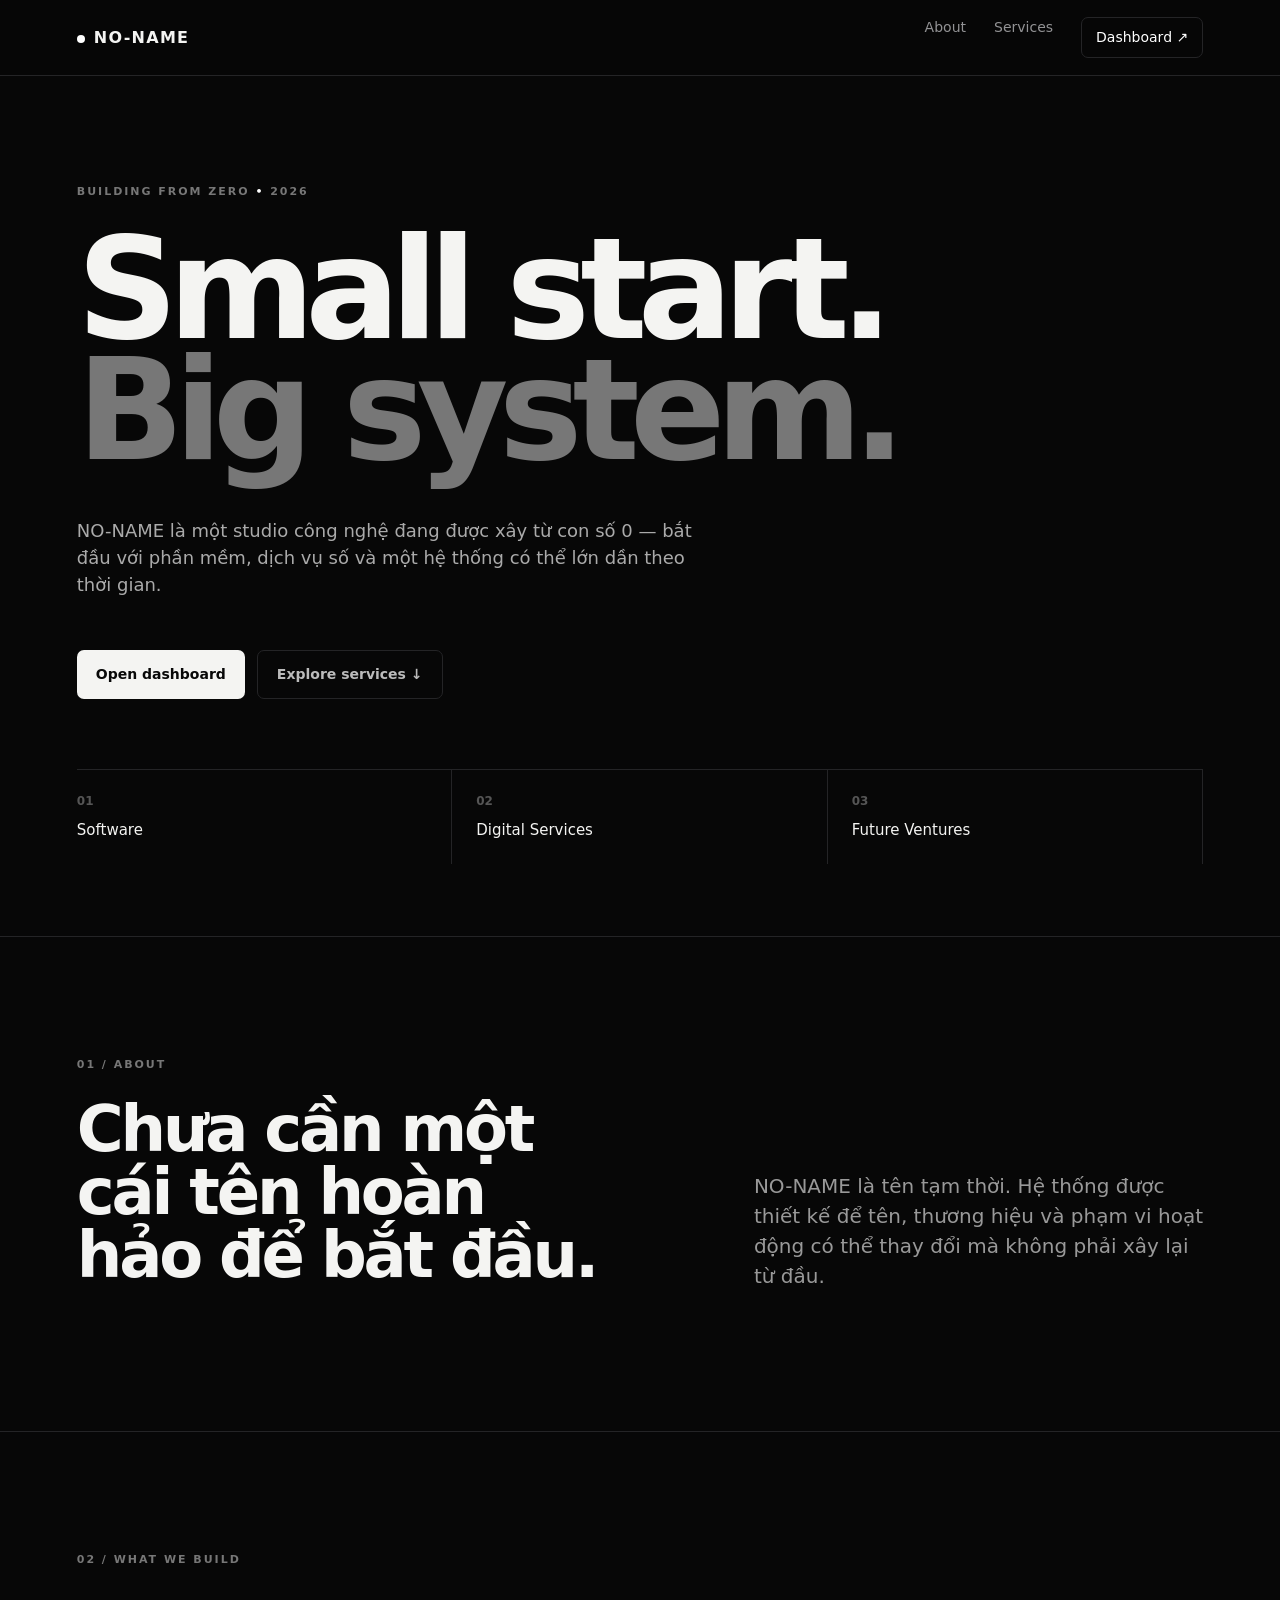
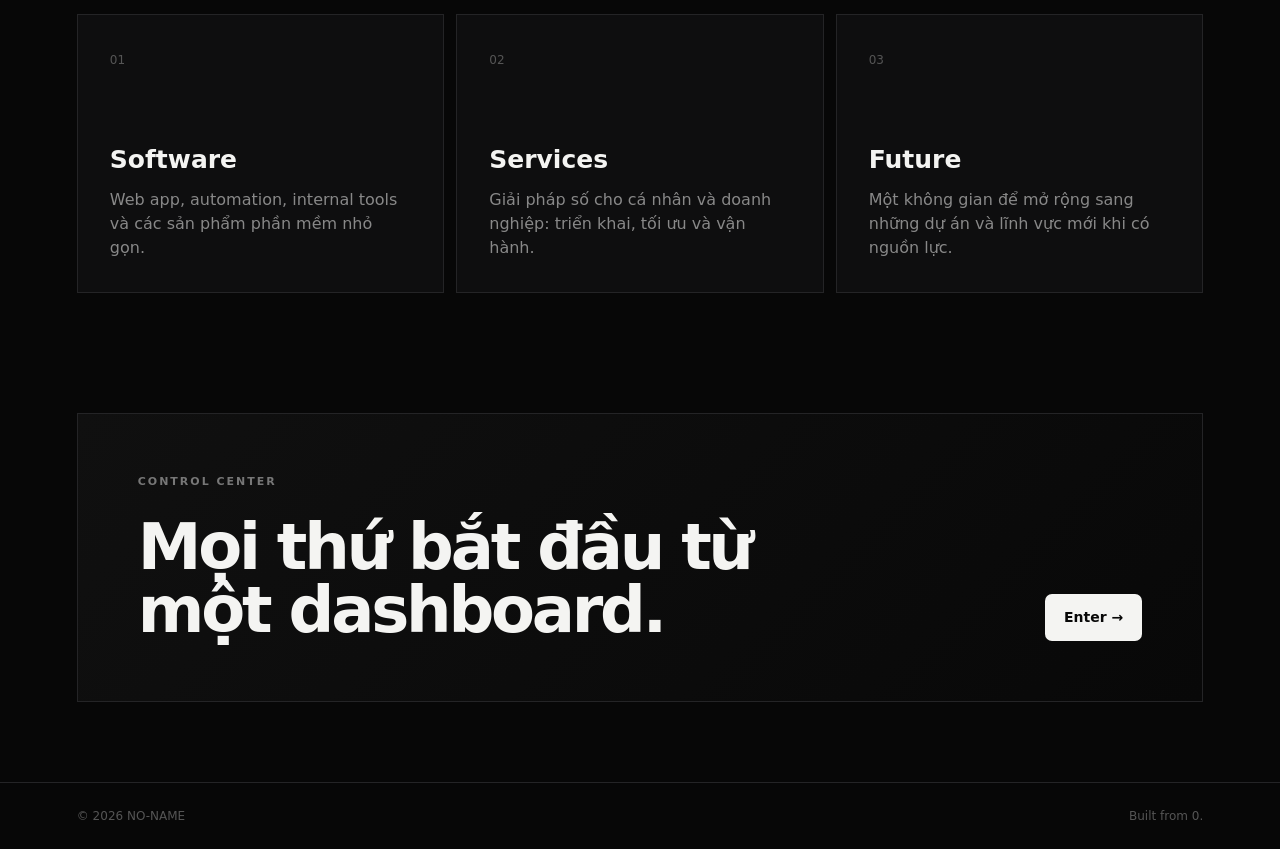
<file: index.html>
<!doctype html><html lang="vi"><head><meta charset="UTF-8"><meta name="viewport" content="width=device-width,initial-scale=1"><title>NO-NAME — Digital Systems</title><meta name="description" content="NO-NAME — nền tảng thử nghiệm cho CNTT, dịch vụ và những thứ lớn hơn về sau."><link rel="stylesheet" href="styles.css"></head><body><nav class="nav"><a class="brand" href="index.html"><span class="dot"></span>NO-NAME</a><div class="navlinks"><a href="#about">About</a><a href="#services">Services</a><a href="dashboard-v2.html" class="navdash">Dashboard ↗</a></div></nav><main><section class="hero"><div class="eyebrow">BUILDING FROM ZERO <span>•</span> 2026</div><h1>Small start.<br><em>Big system.</em></h1><p class="lead">NO-NAME là một studio công nghệ đang được xây từ con số 0 — bắt đầu với phần mềm, dịch vụ số và một hệ thống có thể lớn dần theo thời gian.</p><div class="actions"><a class="btn primary" href="dashboard-v2.html">Open dashboard</a><a class="btn ghost" href="#services">Explore services ↓</a></div><div class="hero-grid"><div><strong>01</strong><span>Software</span></div><div><strong>02</strong><span>Digital Services</span></div><div><strong>03</strong><span>Future Ventures</span></div></div></section><section id="about" class="section split"><div><div class="eyebrow">01 / ABOUT</div><h2>Chưa cần một cái tên hoàn hảo để bắt đầu.</h2></div><p>NO-NAME là tên tạm thời. Hệ thống được thiết kế để tên, thương hiệu và phạm vi hoạt động có thể thay đổi mà không phải xây lại từ đầu.</p></section><section id="services" class="section"><div class="eyebrow">02 / WHAT WE BUILD</div><div class="cards"><article><span>01</span><h3>Software</h3><p>Web app, automation, internal tools và các sản phẩm phần mềm nhỏ gọn.</p></article><article><span>02</span><h3>Services</h3><p>Giải pháp số cho cá nhân và doanh nghiệp: triển khai, tối ưu và vận hành.</p></article><article><span>03</span><h3>Future</h3><p>Một không gian để mở rộng sang những dự án và lĩnh vực mới khi có nguồn lực.</p></article></div></section><section class="cta"><div><div class="eyebrow">CONTROL CENTER</div><h2>Mọi thứ bắt đầu từ một dashboard.</h2></div><a class="btn primary" href="dashboard-v2.html">Enter →</a></section></main><footer><span>© 2026 NO-NAME</span><span>Built from 0.</span></footer></body></html>
</file>
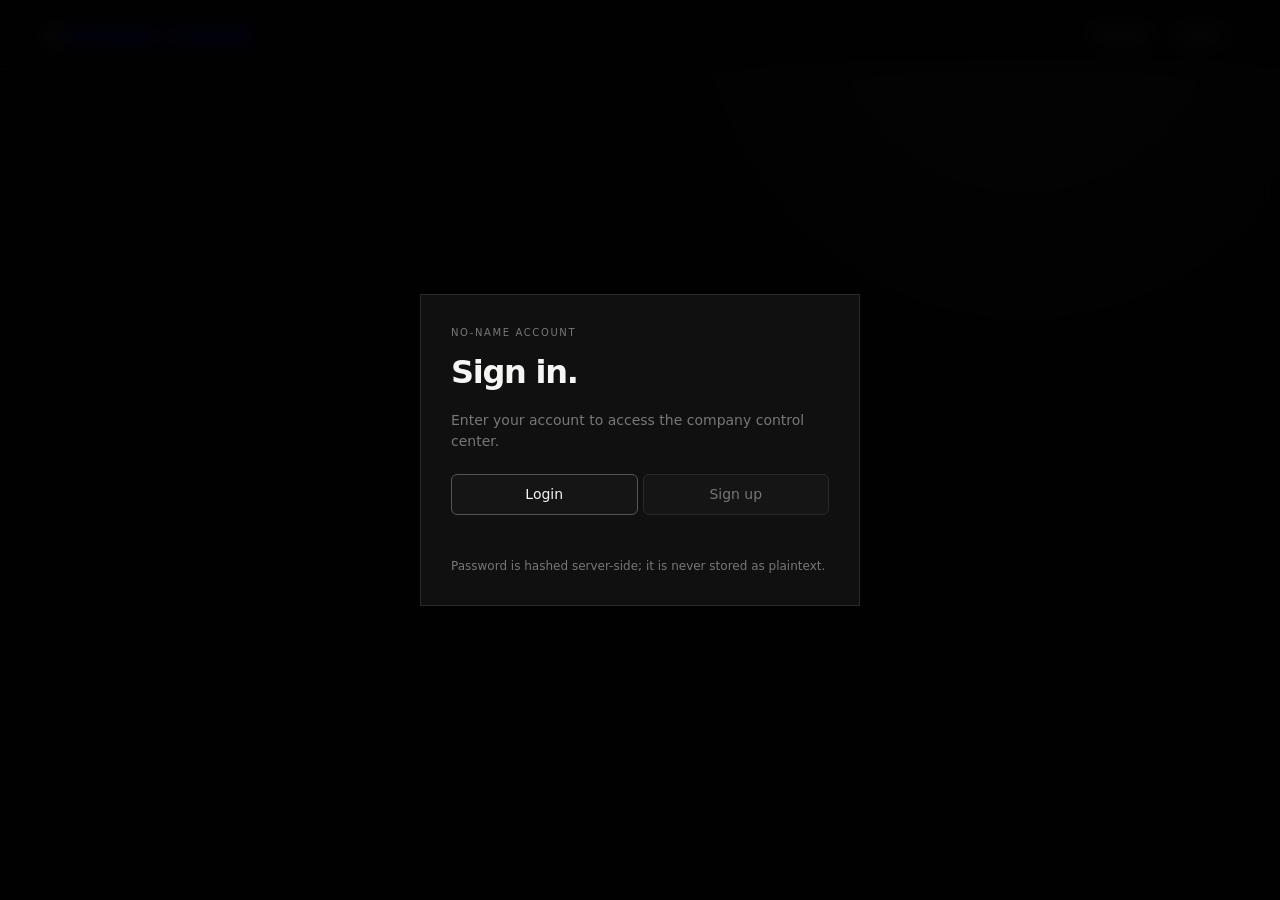
<file: dashboard-v2.html>
<!doctype html><html lang="vi"><head><meta charset="utf-8"><meta name="viewport" content="width=device-width,initial-scale=1"><title>NO-NAME / Control</title><style>
:root{--bg:#070707;--panel:#101011;--panel2:#151516;--line:#29292c;--text:#f5f5f3;--muted:#777;--accent:#fff;--shadow:0 20px 80px #0008}*{box-sizing:border-box}html{scroll-behavior:smooth}body{margin:0;background:var(--bg);color:var(--text);font:14px/1.5 Inter,ui-sans-serif,system-ui,sans-serif;transition:background .35s,color .35s}body:before{content:"";position:fixed;inset:0;pointer-events:none;background:radial-gradient(circle at 80% 0%,color-mix(in srgb,var(--accent) 8%,transparent),transparent 30%);opacity:.8}.hidden{display:none!important}button,input,select,textarea{font:inherit}button{cursor:pointer}.nav{height:70px;border-bottom:1px solid var(--line);display:flex;align-items:center;justify-content:space-between;padding:0 4vw;position:sticky;top:0;background:color-mix(in srgb,var(--bg) 92%,transparent);backdrop-filter:blur(18px);z-index:10}.brand{font-weight:850;letter-spacing:.1em}.brand i{display:inline-block;width:7px;height:7px;border-radius:50%;background:var(--accent);margin-right:8px}.navright{display:flex;gap:14px;align-items:center;color:var(--muted)}.navbtn{background:none;border:0;color:inherit}.shell{display:grid;grid-template-columns:220px 1fr;min-height:calc(100vh - 70px)}aside{border-right:1px solid var(--line);padding:28px 15px;position:sticky;top:70px;height:calc(100vh - 70px)}.ey{font-size:10px;letter-spacing:.16em;color:var(--muted);text-transform:uppercase}.side{display:flex;align-items:center;gap:10px;padding:11px 13px;margin:4px 0;border-radius:7px;color:#777;border:1px solid transparent;transition:.2s}.side:hover,.side.on{background:var(--panel2);color:var(--text);border-color:var(--line)}.side b{font-size:11px;font-weight:500}.sideicon{width:18px;text-align:center}.main{padding:40px 5vw 80px;max-width:1500px;width:100%}.view{display:none;animation:viewIn .28s ease both}.view.on{display:block}@keyframes viewIn{from{opacity:0;transform:translateY(7px)}to{opacity:1;transform:none}}.top{display:flex;justify-content:space-between;align-items:end}.top h1{font-size:50px;letter-spacing:-.055em;margin:10px 0 30px}.status{border:1px solid var(--line);padding:8px 11px;color:var(--muted);font-size:12px}.dot{display:inline-block;width:6px;height:6px;border-radius:50%;background:var(--accent);margin-right:6px}.metrics{display:grid;grid-template-columns:repeat(4,1fr);gap:10px}.metric,.box,.table,.authcard{background:var(--panel);border:1px solid var(--line);box-shadow:0 10px 40px #0002}.metric{padding:22px;transition:transform .2s,border-color .2s}.metric:hover{transform:translateY(-2px);border-color:#444}.metric span{font-size:10px;color:var(--muted);letter-spacing:.13em}.metric b{display:block;font-size:30px;margin-top:12px}.bar{display:flex;align-items:center;justify-content:space-between;margin:30px 0 12px}.bar h2{margin:0;font-size:25px;letter-spacing:-.03em}.btn{border:1px solid var(--line);background:var(--panel2);color:var(--text);padding:10px 14px;border-radius:7px;transition:.2s}.btn:hover{transform:translateY(-1px);border-color:#555}.btn.primary{background:var(--accent);color:#080808;border-color:var(--accent)}.btn.danger{color:#ffb0b0}.table{overflow:hidden}.row{display:grid;grid-template-columns:1.5fr 1fr 1fr 140px;gap:12px;padding:15px 17px;border-bottom:1px solid #1e1e20;align-items:center}.row:last-child{border:0}.muted{color:var(--muted)}.act{display:flex;gap:6px;justify-content:flex-end}.mini{background:var(--panel2);border:1px solid var(--line);color:#bbb;padding:6px 9px;border-radius:5px}.mini:hover{color:#fff}.empty{text-align:center;color:#555;padding:48px}.heroBox{padding:35px}.heroBox h2{font-size:30px;margin:0 0 8px}.heroBox p{max-width:700px;color:#888}.grid2{display:grid;grid-template-columns:1.4fr .8fr;gap:10px}.formgrid{display:grid;grid-template-columns:1fr 1fr;gap:13px}.field{display:block;color:#777;font-size:11px}.field.full{grid-column:1/-1}.field input,.field select,.field textarea{width:100%;display:block;margin-top:5px;background:#080808;color:#eee;border:1px solid var(--line);padding:11px;border-radius:6px;outline:none;transition:.2s}.field input:focus,.field select:focus,.field textarea:focus{border-color:#666;box-shadow:0 0 0 3px color-mix(in srgb,var(--accent) 8%,transparent)}.field textarea{min-height:90px;resize:vertical}.modal,.auth{position:fixed;inset:0;background:#000c;display:flex;align-items:center;justify-content:center;padding:20px;z-index:30;backdrop-filter:blur(10px)}.modal{display:none}.modal.open{display:flex}.modalbox{width:min(620px,100%);background:var(--panel);border:1px solid var(--line);padding:28px;box-shadow:var(--shadow);animation:pop .25s ease both}@keyframes pop{from{opacity:0;transform:scale(.97) translateY(8px)}to{opacity:1;transform:none}}.modalhead{display:flex;justify-content:space-between;align-items:center;margin-bottom:18px}.modalhead h3{margin:0;font-size:24px}.close{background:none;border:0;color:#aaa;font-size:20px}.auth{z-index:100}.authcard{width:min(440px,100%);padding:30px;animation:pop .3s ease}.authcard h1{font-size:32px;letter-spacing:-.04em;margin:8px 0}.authcard p{color:#777}.authTabs{display:flex;gap:5px;margin:22px 0}.authTabs button{flex:1;background:var(--panel2);border:1px solid var(--line);color:#777;padding:9px;border-radius:6px}.authTabs button.on{color:var(--text);border-color:#555}.authform{display:grid;gap:12px}.authmsg{min-height:20px;color:#f0a0a0;font-size:12px}.linkbtn{border:0;background:none;color:var(--text);text-decoration:underline;padding:0}.themes{display:flex;gap:10px;flex-wrap:wrap}.theme{width:110px;height:72px;border:1px solid var(--line);border-radius:8px;padding:9px;text-align:left;color:white;cursor:pointer}.theme span{display:block;width:12px;height:12px;border-radius:50%;margin-bottom:18px}.theme.active{outline:2px solid var(--accent);outline-offset:2px}.verify{border:1px solid #4a3e1d;background:#211b0d;padding:14px;color:#cbbd92;border-radius:7px}.toast{position:fixed;right:22px;bottom:22px;background:#eee;color:#080808;padding:11px 15px;border-radius:7px;z-index:200;animation:pop .2s ease}.setup{min-height:70vh;display:flex;align-items:center;justify-content:center}.setup .box{max-width:600px;padding:35px}.setup code{display:block;padding:12px;background:#080808;border:1px solid var(--line);overflow:auto;margin:12px 0}.accent{width:55px;height:40px;padding:3px;border:1px solid var(--line);background:#080808}.userpill{color:#aaa}.loading{opacity:.6;pointer-events:none}@media(max-width:850px){.shell{grid-template-columns:1fr}aside{position:static;height:auto;border-right:0;border-bottom:1px solid var(--line);padding:10px;display:flex;overflow:auto;gap:5px}aside .ey{display:none}.side{white-space:nowrap}.metrics{grid-template-columns:1fr 1fr}.grid2{grid-template-columns:1fr}}@media(max-width:550px){.main{padding:25px 18px 60px}.metrics{grid-template-columns:1fr}.top{align-items:start;flex-direction:column}.top h1{font-size:38px}.row{grid-template-columns:1fr auto}.row .detail{display:none}.formgrid{grid-template-columns:1fr}.field.full{grid-column:auto}}
</style></head><body>
<nav class="nav"><a class="brand" href="index.html"><i></i>NO-NAME / CONTROL</a><div class="navright"><span class="userpill" id="userPill"></span><button class="navbtn" onclick="openView('settings')">Settings</button><button class="navbtn" onclick="logout()">Logout</button></div></nav>
<div id="auth" class="auth"><div class="authcard"><div class="ey">NO-NAME ACCOUNT</div><h1 id="authTitle">Sign in.</h1><p id="authSub">Enter your account to access the company control center.</p><div class="authTabs"><button id="tabLogin" class="on" onclick="authMode('login')">Login</button><button id="tabSignup" onclick="authMode('signup')">Sign up</button></div><form id="authForm" class="authform"></form><div class="authmsg" id="authMsg"></div><div class="muted" style="font-size:12px">Password is hashed server-side; it is never stored as plaintext.</div></div></div>
<div id="setup" class="setup hidden"><div class="box"><div class="ey">FIRST SETUP</div><h1>Connect the company API.</h1><p class="muted">Deploy the Cloudflare Worker + D1, then paste its Worker URL here. The dashboard will use the API for accounts and company data.</p><form id="apiForm" class="formgrid"><label class="field full">Worker API URL<input id="apiUrl" placeholder="https://no-name-api.example.workers.dev" required></label><button class="btn primary full">Connect</button></form></div></div>
<div id="app" class="shell hidden"><aside><div class="ey">CONTROL CENTER</div><div class="side on" data-view="overview"><span class="sideicon">⌂</span><b>Overview</b></div><div class="side" data-view="projects"><span class="sideicon">□</span><b>Projects</b></div><div class="side" data-view="clients"><span class="sideicon">◌</span><b>Clients</b></div><div class="side" data-view="services"><span class="sideicon">◇</span><b>Services</b></div><div class="side" data-view="tasks"><span class="sideicon">✓</span><b>Tasks</b></div><div class="side" data-view="finance"><span class="sideicon">₫</span><b>Finance</b></div><div class="side" data-view="employees"><span class="sideicon">◎</span><b>Team</b></div><div class="side" data-view="invoices"><span class="sideicon">▤</span><b>Invoices</b></div><div class="side" data-view="notifications"><span class="sideicon">!</span><b>Alerts</b></div><div class="side" data-view="settings"><span class="sideicon">⚙</span><b>Settings</b></div></aside><main class="main"><div class="top"><div><div class="ey" id="date"></div><h1 id="hello">Good start.</h1></div><div class="status"><span class="dot"></span><span id="status">Connected</span></div></div>
<div id="metrics" class="metrics"></div><div id="views"></div></main></div>
<div id="modal" class="modal"><div class="modalbox"><div class="modalhead"><h3 id="modalTitle">Add</h3><button class="close" onclick="closeModal()">×</button></div><form id="entityForm" class="formgrid"></form></div></div><script>
const API=()=>localStorage.getItem("no_name_api")||"",types={projects:[["name","Name","text",1],["status","Status","select",1,"active|paused|done"],["budget","Budget","number",0],["description","Description","textarea",0]],clients:[["name","Name","text",1],["company","Company","text",0],["email","Email","email",1],["status","Status","select",1,"lead|active|inactive"]],services:[["name","Name","text",1],["price","Price","number",1],["status","Status","select",1,"active|paused"]],tasks:[["title","Title","text",1],["status","Status","select",1,"todo|doing|done"],["priority","Priority","select",1,"low|normal|high"],["project_id","Project ID","text",0],["due_date","Due date","date",0]],transactions:[["type","Type","select",1,"income|expense"],["amount","Amount","number",1],["description","Description","text",1],["transaction_date","Date","date",1]],employees:[["name","Name","text",1],["email","Email","email",0],["role","Role","text",1],["status","Status","select",1,"active|inactive"],["salary","Salary","number",0]],invoices:[["client_id","Client ID","text",0],["number","Invoice #","text",1],["description","Description","text",1],["amount","Amount","number",1],["status","Status","select",1,"draft|sent|paid|overdue"],["due_date","Due date","date",0]],notifications:[["title","Title","text",1],["message","Message","textarea",1],["read","Read","select",1,"0|1"]]};
let state={projects:[],clients:[],services:[],tasks:[],transactions:[],employees:[],invoices:[],notifications:[],audit_logs:[],user:null,current:"overview",editing:null};
const $=x=>document.getElementById(x),money=n=>new Intl.NumberFormat("vi-VN").format(Number(n)||0)+" ₫";
async function api(path,opt={}){const r=await fetch(API()+"/api"+path,{credentials:"include",headers:{"content-type":"application/json",...(opt.headers||{})},...opt});const d=await r.json().catch(()=>({}));if(!r.ok)throw Error(d.error||"Request failed");return d}
function esc(s){return String(s??"").replace(/[&<>"']/g,c=>({"&":"&amp;","<":"&lt;",">":"&gt;",'"':"&quot;","'":"&#39;"}[c]))}
function toast(s){const x=document.createElement("div");x.className="toast";x.textContent=s;document.body.appendChild(x);setTimeout(()=>x.remove(),2600)}
function authMode(m){$("tabLogin").classList.toggle("on",m==="login");$("tabSignup").classList.toggle("on",m==="signup");$("authTitle").textContent=m==="login"?"Sign in.":"Create account.";$("authSub").textContent=m==="login"?"Enter your account to access the company control center.":"Create the first account for the NO-NAME company.";$("authMsg").textContent="";$("authForm").innerHTML=m==="login"?'<label class="field">Email<input name="email" type="email" autocomplete="email" required></label><label class="field">Password<input name="password" type="password" autocomplete="current-password" required></label><button class="btn primary">Sign in</button>':'<label class="field">Name<input name="name" required></label><label class="field">Company<input name="company" placeholder="NO-NAME"></label><label class="field">Email<input name="email" type="email" autocomplete="email" required></label><label class="field">Password<input name="password" type="password" minlength="8" autocomplete="new-password" required></label><button class="btn primary">Create account</button>';$("authForm").dataset.mode=m}
$("authForm").onsubmit=async e=>{e.preventDefault();if(!API())return $("authMsg").textContent="Connect the API first.";const mode=e.target.dataset.mode;try{const d=await api("/auth/"+mode,{method:"POST",body:JSON.stringify(Object.fromEntries(new FormData(e.target)))});state.user=d.user;hide($("auth"));show($("app"));await load()}catch(err){$("authMsg").textContent=err.message}};
async function checkAuth(){if(!API()){hide($("auth"));show($("setup"));$("apiUrl").value="";return}try{const d=await api("/auth/me");if(d.authenticated){state.user=d.user;hide($("auth"));show($("app"));await load()}else show($("auth"))}catch(e){show($("auth"));$("authMsg").textContent="API connection failed: "+e.message}}
$("apiForm").onsubmit=async e=>{e.preventDefault();localStorage.setItem("no_name_api",$("apiUrl").value.trim().replace(/\/$/,""));location.reload()}
async function load(){setUser();const d=await api("/dashboard");Object.assign(state,d);render()}
function setUser(){$("userPill").textContent=state.user?(state.user.name||state.user.email):"";$("hello").textContent="Hello, "+(state.user?.name?.split(" ")[0]||"founder")+".";$("status").textContent=state.user?.verified?"Verified":"Account active"}
function hide(x){x.classList.add("hidden")}function show(x){x.classList.remove("hidden")}
function render(){const m=state.metrics||{};$("metrics").innerHTML='<div class="metric"><span>REVENUE</span><b>'+money(m.revenue)+'</b></div><div class="metric"><span>EXPENSES</span><b>'+money(m.expenses)+'</b></div><div class="metric"><span>PROFIT</span><b>'+money(m.profit)+'</b></div><div class="metric"><span>PROJECTS / CLIENTS</span><b>'+m.projectCount+' / '+m.clientCount+'</b></div>';renderViews()}
function renderViews(){let html='<section id="v-overview" class="view on"><div class="grid2"><div class="box heroBox"><div class="ey">COMPANY OPERATING SYSTEM</div><h2>NO-NAME is running.</h2><p>One place for projects, clients, services, tasks, money and account settings. Build from zero; keep the system ready for scale.</p></div><div class="box heroBox"><div class="ey">ACCOUNT</div><h2>'+esc(state.user?.name||"Founder")+'</h2><p>'+esc(state.user?.email||"")+'<br>'+(!state.user?.verified?'Email verification: pending / ready for later.':'Email verified.')+'</p></div></div><div class="bar"><h2>Recent projects</h2><button class="btn primary" onclick="openModal('projects')">+ Project</button></div><div class="table">'+rows("projects",state.projects.slice(0,6))+'</div></section>';for(const t of ["projects","clients","services","tasks","transactions","employees","invoices","notifications"]){html+='<section id="v-'+t+'" class="view"><div class="bar"><h2>'+title(t)+'</h2><button class="btn primary" onclick="openModal(''+t+'')">+ Add</button></div><div class="table">'+rows(t,state[t])+'</div></section>'}html+='<section id="v-settings" class="view">'+settingsView()+'</section>';$("views").innerHTML=html}
function title(t){return t==="transactions"?"Finance":t.charAt(0).toUpperCase()+t.slice(1)}
function rows(t,a){if(!a?.length)return '<div class="empty">Nothing here yet.</div>';return a.map(x=>{const n=x.name||x.title||x.description||"Transaction",d=t==="transactions"?money(x.amount):t==="projects"?money(x.budget):t==="services"?money(x.price):x.company||x.priority||x.email||x.due_date||"",s=x.status||x.type||"";return '<div class="row"><b>'+esc(n)+'</b><span class="muted">'+esc(s)+'</span><span class="detail muted">'+esc(d)+'</span><span class="act"><button class="mini" onclick="openModal(''+t+'',''+x.id+'')">Edit</button><button class="mini" onclick="removeItem(''+t+'',''+x.id+'')">Delete</button></span></div>'}).join("")}
function openView(v){document.querySelectorAll(".side").forEach(x=>x.classList.toggle("on",x.dataset.view===v));document.querySelectorAll(".view").forEach(x=>x.classList.toggle("on",x.id==="v-"+v));state.current=v}
document.addEventListener("click",e=>{const s=e.target.closest(".side");if(s)openView(s.dataset.view)})
function openModal(t,id=null){state.editing={t,id};const old=(state[t]||[]).find(x=>x.id===id)||{};$("modalTitle").textContent=(id?"Edit ":"Add ")+title(t).slice(0,-1);$("entityForm").innerHTML=types[t].map(f=>{const[k,l,ty,req,opts]=f;if(ty==="textarea")return '<label class="field full">'+l+'<textarea name="'+k+'">'+esc(old[k]||"")+'</textarea></label>';if(ty==="select")return '<label class="field">'+l+'<select name="'+k+'">'+opts.split("|").map(o=>'<option value="'+o+'" '+(o===old[k]?"selected":"")+'>'+o+'</option>').join("")+'</select></label>';return '<label class="field">'+l+'<input name="'+k+'" type="'+ty+'" value="'+esc(old[k]??"")+'" '+(req?"required":"")+'></label>'}).join("")+'<div class="full"><button class="btn primary">Save</button></div>';$("modal").classList.add("open")}
function closeModal(){$("modal").classList.remove("open");state.editing=null}
$("entityForm").onsubmit=async e=>{e.preventDefault();const {t,id}=state.editing,b=Object.fromEntries(new FormData(e.target));["budget","price","amount"].forEach(k=>{if(k in b)b[k]=Number(b[k])||0});try{if(id)await api("/"+t+"/"+id,{method:"PUT",body:JSON.stringify(b)});else await api("/"+t,{method:"POST",body:JSON.stringify(b)});closeModal();await load();toast("Saved")}catch(err){toast(err.message)}}
async function removeItem(t,id){if(!confirm("Delete this item?"))return;try{await api("/"+t+"/"+id,{method:"DELETE"});await load();toast("Deleted")}catch(e){toast(e.message)}}
function settingsView(){const u=state.user||{};setTimeout(loadAudit,0);return '<div class="bar"><h2>Settings</h2><button class="btn danger" onclick="logout()">Logout</button></div><div class="grid2"><div class="box"><div class="ey">PROFILE</div><form id="profileForm" class="formgrid" style="margin-top:18px"><label class="field">Name<input name="name" value="'+esc(u.name)+'" required></label><label class="field">Company<input name="company" value="'+esc(u.company||"")+'"></label><label class="field full">Email<input value="'+esc(u.email)+'" disabled></label><div class="full"><button class="btn primary">Save profile</button></div></form></div><div class="box"><div class="ey">VERIFICATION</div><p class="verify">'+(u.verified?"Your email is verified.":"Email verification is not wired to a mail provider yet. The account flag is already in D1, so this can be added later without changing login.")+'</p></div></div><div class="bar"><h2>Sessions</h2></div><div class="box"><p class="muted">Sign out every active session if you suspect your account was used elsewhere.</p><button class="btn danger" onclick="revokeSessions()">Revoke all sessions</button></div><div class="bar"><h2>Security</h2></div><div class="box"><form id="passForm" class="formgrid"><label class="field">Current password<input name="currentPassword" type="password" required></label><label class="field">New password<input name="newPassword" type="password" minlength="8" required></label><div class="full"><button class="btn">Change password</button></div></form></div><div class="bar"><h2>Appearance</h2></div><div class="box"><div class="themes">'+["midnight","graphite","ivory","blue","green","red"].map(t=>'<button class="theme '+(getTheme()===t?"active":"")+'" data-theme="'+t+'" style="background:'+themeBg(t)+'" onclick="setTheme(''+t+'')"><span style="background:'+themeAccent(t)+'"></span>'+t+'</button>').join("")+'</div><p class="muted" style="margin-bottom:0">Accent</p><input class="accent" id="accent" type="color" value="'+(localStorage.getItem("nn_accent")||"#ffffff")+'" onchange="setAccent(this.value)"></div><div class="bar"><h2>Audit log</h2></div><div class="box"><div id="auditLog" class="muted">Loading audit history…</div></div><div class="bar"><h2>API</h2></div><div class="box"><form id="apiChange" class="formgrid"><label class="field full">Worker URL<input name="url" value="'+esc(API())+'" required></label><div class="full"><button class="btn">Update API</button></div></form></div>'}
$("views").addEventListener("submit",async e=>{if(e.target.id==="profileForm"){e.preventDefault();try{const d=await api("/auth/profile",{method:"PUT",body:JSON.stringify(Object.fromEntries(new FormData(e.target)))});state.user=d.user;setUser();render();toast("Profile updated")}catch(x){toast(x.message)}}if(e.target.id==="passForm"){e.preventDefault();try{await api("/auth/change-password",{method:"POST",body:JSON.stringify(Object.fromEntries(new FormData(e.target)))});e.target.reset();toast("Password changed")}catch(x){toast(x.message)}}if(e.target.id==="apiChange"){e.preventDefault();localStorage.setItem("no_name_api",new FormData(e.target).get("url").toString().replace(/\/$/,""));location.reload()}})
function themeBg(t){return({midnight:"#080808",graphite:"#17191c",ivory:"#e9e6de",blue:"#07111f",green:"#07150e",red:"#190a0a"})[t]}
function themeAccent(t){return({midnight:"#fff",graphite:"#e4e7eb",ivory:"#151515",blue:"#69a7ff",green:"#70e39a",red:"#ff7373"})[t]}
function applyTheme(t){const bg=themeBg(t),ac=themeAccent(t),dark=t!=="ivory";document.documentElement.style.setProperty("--bg",bg);document.documentElement.style.setProperty("--accent",ac);document.documentElement.style.setProperty("--text",dark?"#f5f5f3":"#171717");document.documentElement.style.setProperty("--panel",dark?"#101011":"#f4f2ec");document.documentElement.style.setProperty("--panel2",dark?"#151516":"#dfddd6");document.documentElement.style.setProperty("--line",dark?"#29292c":"#c9c6bd");document.documentElement.style.setProperty("--muted",dark?"#777":"#777");localStorage.setItem("nn_theme",t)}
function getTheme(){return localStorage.getItem("nn_theme")||state.user?.theme||"midnight"}function setTheme(t){applyTheme(t);if(state.user&&API())api("/auth/profile",{method:"PUT",body:JSON.stringify({theme:t})}).then(d=>state.user=d.user).catch(()=>{});render()}
function setAccent(v){localStorage.setItem("nn_accent",v);document.documentElement.style.setProperty("--accent",v)}
async function loadAudit(){try{const a=await api("/auth/audit");const box=$("auditLog");if(!a.length){box.textContent="No activity yet.";return}box.innerHTML=a.slice(0,30).map(x=>"<div style='padding:8px 0;border-bottom:1px solid var(--line)'><b>"+esc(x.action)+"</b> · "+esc(x.entity)+" · <span class='muted'>"+new Date(x.created_at).toLocaleString()+"</span></div>").join("")}catch(e){const box=$("auditLog");if(box)box.textContent=e.message}}
async function revokeSessions(){if(!confirm("Revoke every active session? You will be signed out."))return;try{await api("/auth/sessions",{method:"DELETE"});location.reload()}catch(e){toast(e.message)}}
async function logout(){try{if(API())await api("/auth/logout",{method:"POST"})}catch(e){}state.user=null;hide($("app"));show($("auth"));authMode("login");toast("Logged out")}
$("date").textContent=new Date().toLocaleDateString("en-GB",{weekday:"long",day:"2-digit",month:"short",year:"numeric"}).toUpperCase();applyTheme(getTheme());authMode("login");checkAuth();
</script></body></html>
</file>
<file: styles.css>
:root{--bg:#070707;--panel:#0e0e0f;--line:#242426;--text:#f4f4f2;--muted:#929294}*{box-sizing:border-box}html{scroll-behavior:smooth}body{margin:0;background:var(--bg);color:var(--text);font-family:Inter,ui-sans-serif,system-ui,-apple-system,sans-serif;line-height:1.5}a{color:inherit;text-decoration:none}.nav{height:76px;border-bottom:1px solid var(--line);display:flex;align-items:center;justify-content:space-between;padding:0 6vw;position:sticky;top:0;background:rgba(7,7,7,.88);backdrop-filter:blur(14px);z-index:10}.brand{font-weight:800;letter-spacing:.08em}.dot{display:inline-block;width:8px;height:8px;background:#fff;border-radius:50%;margin-right:9px}.navlinks{display:flex;gap:28px;color:var(--muted);font-size:14px}.navlinks a:hover{color:#fff}.navdash{border:1px solid var(--line);padding:9px 14px;border-radius:7px;color:#fff}.hero{padding:12vh 6vw 8vh;min-height:calc(100vh - 76px);display:flex;flex-direction:column;justify-content:center}.eyebrow{font-size:11px;letter-spacing:.18em;color:#777;font-weight:700}.eyebrow span{color:#fff}.hero h1{font-size:clamp(64px,11vw,150px);line-height:.86;letter-spacing:-.07em;margin:28px 0;max-width:1000px}.hero h1 em{font-style:normal;color:#777}.lead{max-width:620px;color:#aaa;font-size:18px}.actions{display:flex;gap:12px;margin:34px 0 70px}.btn{display:inline-flex;align-items:center;justify-content:center;padding:13px 19px;border-radius:7px;font-weight:700;font-size:14px}.primary{background:#f4f4f2;color:#080808}.ghost{border:1px solid var(--line);color:#bbb}.hero-grid{display:grid;grid-template-columns:repeat(3,1fr);border-top:1px solid var(--line)}.hero-grid div{padding:22px 0;border-right:1px solid var(--line)}.hero-grid div:not(:first-child){padding-left:24px}.hero-grid strong{display:block;font-size:12px;color:#555;margin-bottom:8px}.hero-grid span{font-size:15px}.section{padding:120px 6vw;border-top:1px solid var(--line)}.split{display:grid;grid-template-columns:1.1fr .9fr;gap:10vw}.section h2,.cta h2{font-size:clamp(34px,5vw,68px);line-height:.98;letter-spacing:-.05em;margin:25px 0}.split p{color:#999;font-size:20px;align-self:end;max-width:540px}.cards{display:grid;grid-template-columns:repeat(3,1fr);gap:12px;margin-top:45px}.cards article{background:var(--panel);border:1px solid var(--line);padding:32px;min-height:250px}.cards span{color:#555;font-size:12px}.cards h3{font-size:25px;margin:70px 0 10px}.cards p{color:#888;margin:0}.cta{margin:0 6vw 80px;padding:60px;border:1px solid var(--line);background:linear-gradient(135deg,#101010,#080808);display:flex;justify-content:space-between;align-items:end}.cta h2{max-width:700px;margin-bottom:0}footer{border-top:1px solid var(--line);padding:24px 6vw;display:flex;justify-content:space-between;color:#555;font-size:12px}@media(max-width:760px){.navlinks a:not(.navdash){display:none}.hero{padding-top:90px}.hero-grid,.cards,.split{grid-template-columns:1fr}.hero-grid div{border-right:0;border-bottom:1px solid var(--line)}.hero-grid div:not(:first-child){padding-left:0}.split p{margin-top:10px}.cta{margin:0 6vw 50px;padding:32px;display:block}.cta .btn{margin-top:25px}.actions{flex-wrap:wrap}}
</file>
